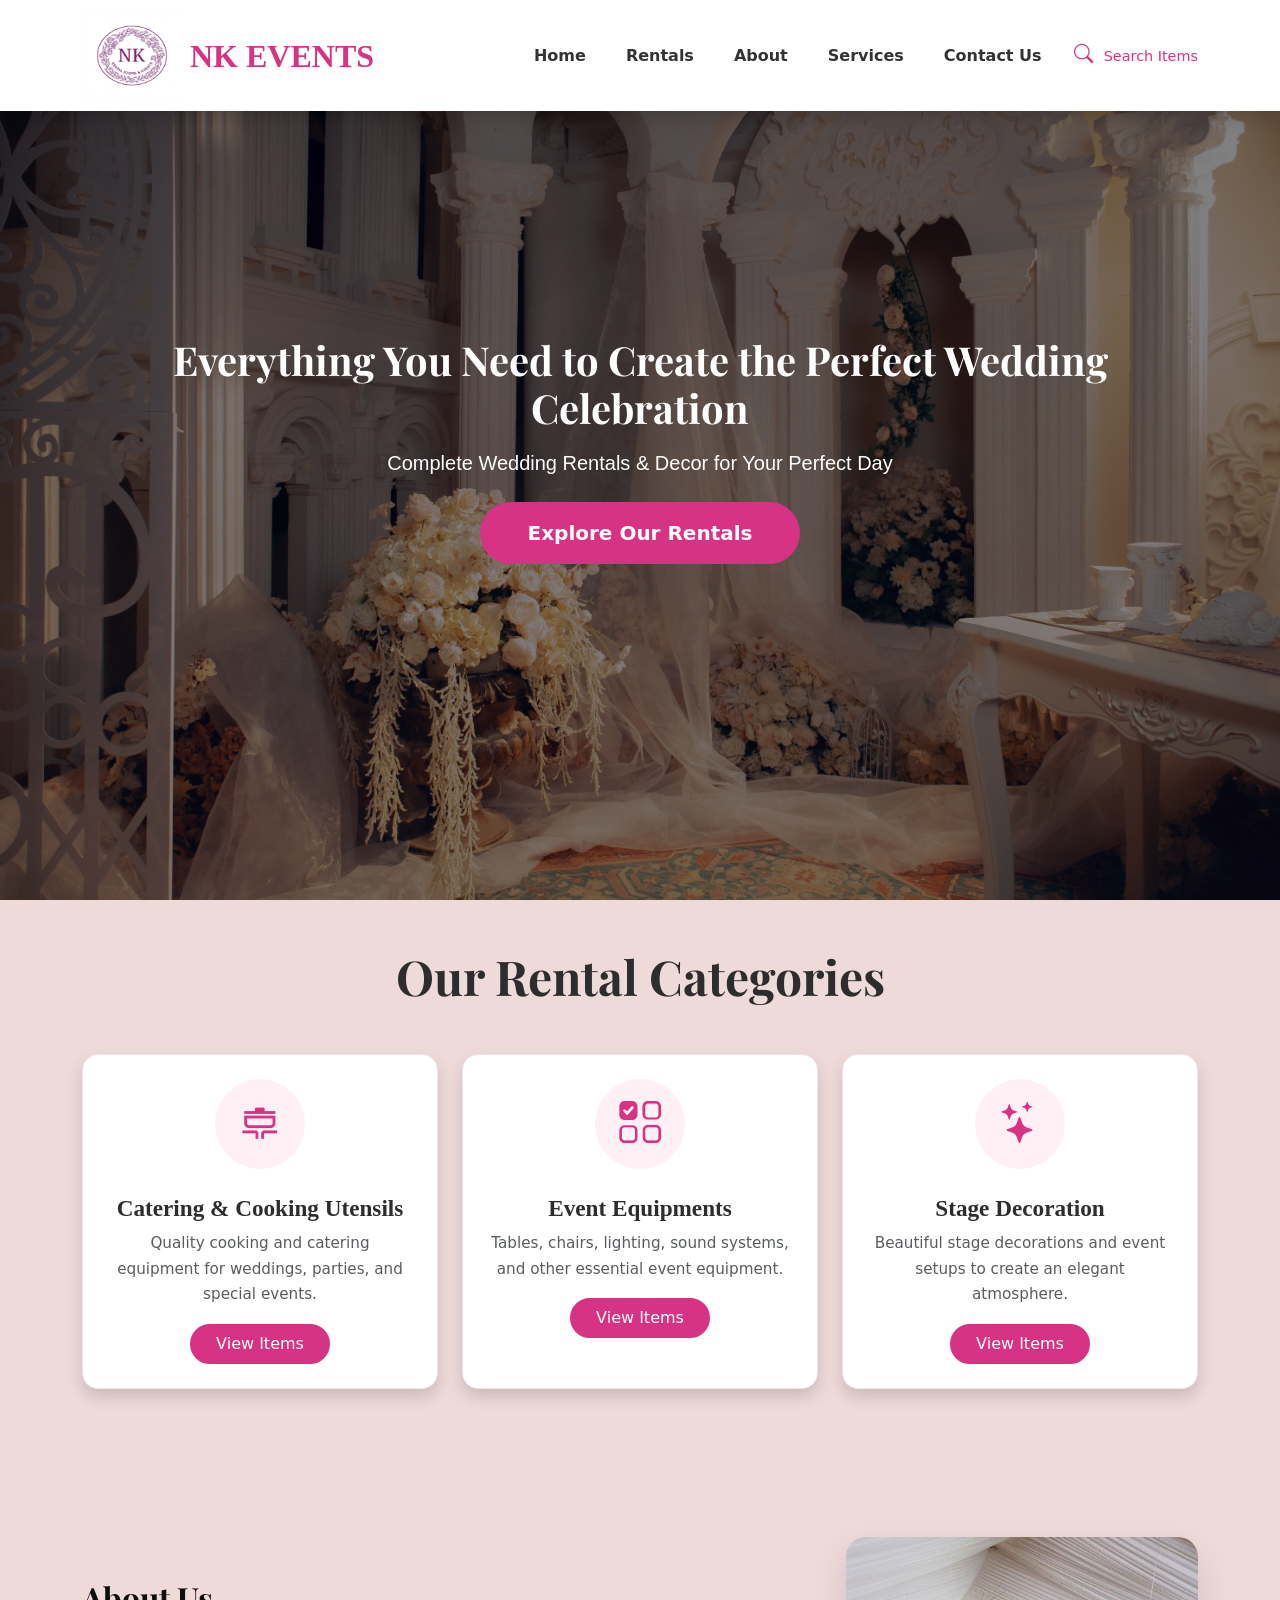
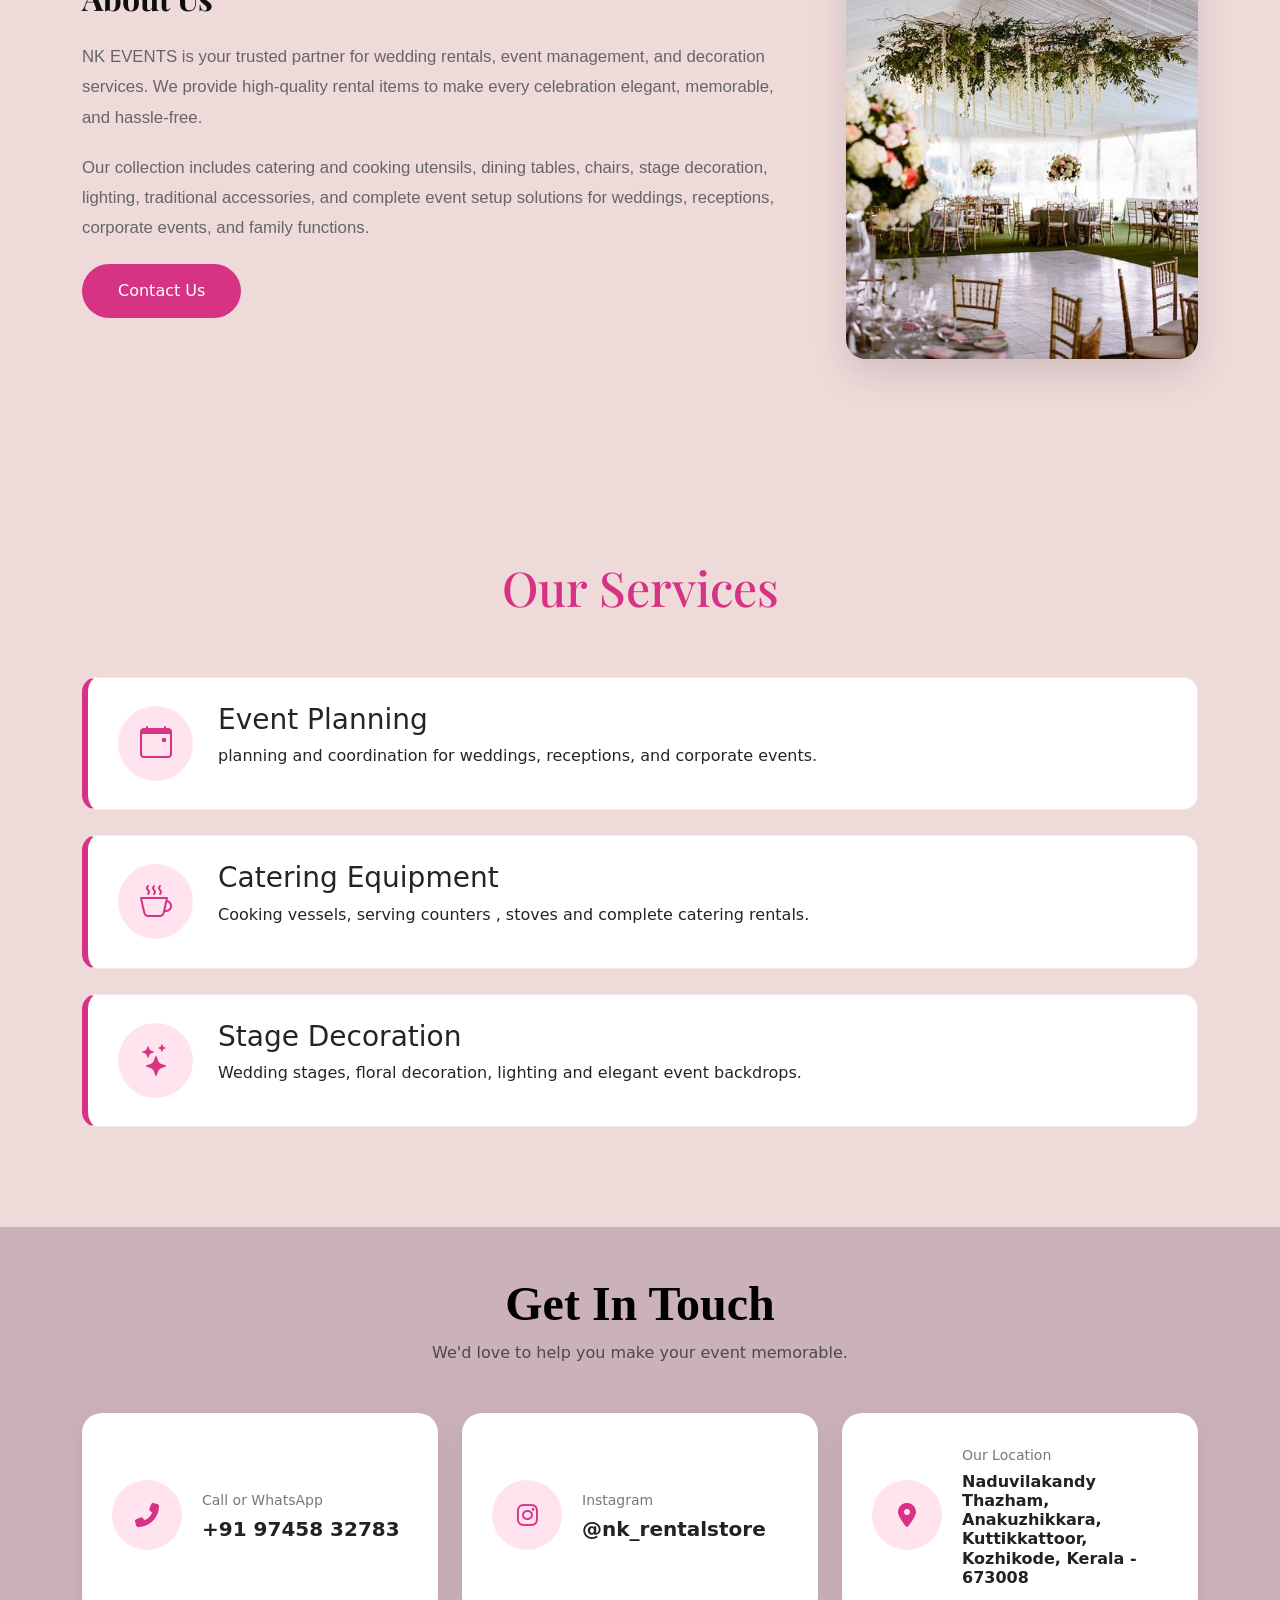
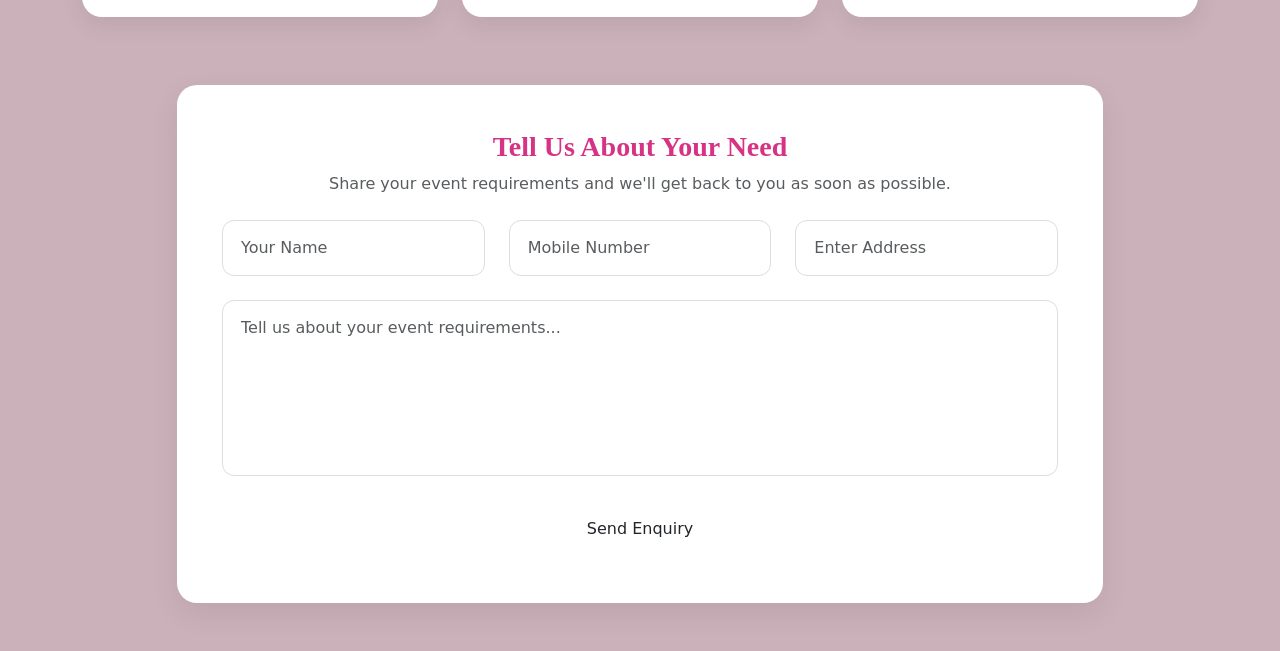
<file: index.html>
<!doctype html>
<html lang="en">

<head>
    <meta charset="utf-8">
    <meta name="viewport" content="width=device-width, initial-scale=1">
    <title>NK EVENTS & RENTAL STORE </title>
    <link rel="stylesheet" href="./style.css">
    <link rel="icon" type="image/png" href="./images/c45618b4-ec97-4ae2-ba9c-d90e400bc851.jpeg">
    <link rel="stylesheet" href="https://cdn.jsdelivr.net/npm/bootstrap-icons@1.11.3/font/bootstrap-icons.min.css">
    <link href="https://cdn.jsdelivr.net/npm/bootstrap@5.3.8/dist/css/bootstrap.min.css" rel="stylesheet"
        integrity="sha384-sRIl4kxILFvY47J16cr9ZwB07vP4J8+LH7qKQnuqkuIAvNWLzeN8tE5YBujZqJLB" crossorigin="anonymous">
    <link href="https://fonts.googleapis.com/css2?family=Playfair+Display:wght@400;500;600;700&display=swap"
        rel="stylesheet">
    <link rel="stylesheet"
        href="https://fonts.googleapis.com/css2?family=Material+Symbols+Outlined:opsz,wght,FILL,GRAD@24,400,0,0&icon_names=cooking" />
    <link rel="stylesheet" href="https://cdnjs.cloudflare.com/ajax/libs/font-awesome/6.7.2/css/all.min.css">
</head>

<body>
    <header>
<nav class="navbar navbar-expand-lg fixed-top bg-white shadow py-2">
    <div class="container">

     <a href="index.html"
   class="navbar-brand d-flex align-items-center text-decoration-none">

    <img src="./images/c45618b4-ec97-4ae2-ba9c-d90e400bc851.jpeg"
         alt="NK Events Logo"
         width="100"
         height="85"
         class="me-2">

    <span class="fs-2 fw-bold" >
        NK EVENTS
    </span>

</a>

        <!-- Mobile Search + Toggle -->
        <div class="d-flex align-items-center gap-2 d-lg-none">

            <a href="products.html" class="search-btn">
                <i class="bi bi-search"></i>
            </a>

            <button class="navbar-toggler" type="button"
                data-bs-toggle="collapse"
                data-bs-target="#navbarMenu">
                <span class="navbar-toggler-icon"></span>
            </button>

        </div>

        <!-- Navigation -->
        <div class="collapse navbar-collapse" id="navbarMenu">

            <ul class="navbar-nav ms-auto align-items-lg-center gap-lg-4">

                <li class="nav-item">
                    <a class="nav-link fw-semibold" href="#home">
                        Home
                    </a>
                </li>

                <li class="nav-item">
                    <a class="nav-link fw-semibold" href="#featuress">
                        Rentals
                    </a>
                </li>

                <li class="nav-item">
                    <a class="nav-link fw-semibold" href="#about">
                        About
                    </a>
                </li>

                <li class="nav-item">
                    <a class="nav-link fw-semibold" href="#serv">
                        Services
                    </a>
                </li>

                <li class="nav-item">
                    <a class="nav-link fw-semibold" href="#contact">
                        Contact Us
                    </a>
                </li>

                <!-- Desktop Search -->
                <li class="nav-item d-none d-lg-block">
                    <a href="products.html" class="search-btn">
                        <i class="bi bi-search"></i>
                        <span>Search Items</span>
                    </a>
                </li>

            </ul>

        </div>

    </div>
</nav>

    </header>



    <section id="home" class="hero min-vh-100 d-flex align-items-center position-relative overflow-hidden">

        <div class="hero-content container text-center text-white position-relative z-2" data-aos="fade-up">

            <h1 class="display-6 fw-bold mb-3 hero-title">
                Everything You Need to Create the Perfect Wedding Celebration
            </h1>

            <p class="lead mb-4 mx-auto hero-text">
                Complete Wedding Rentals & Decor for Your Perfect Day
            </p>

            <a href="#featuress" class="btn btn-lg rounded-pill px-5 py-3 fw-semibold hero-btn">
                Explore Our Rentals
            </a>

        </div>

    </section>


    <section id="featured" class="featured py-5">
        <div class="container" id="featuress">

            <!-- Section Heading -->
            <div class="text-center mb-5" data-aos="fade-up">
                <h2 class="display-4 fw-bold">
                    Our Rental Categories
                </h2>

            </div>

            <!-- Rental Categories -->
            <div class="row g-4">

                <!-- Catering & Cooking -->
                <div class="col-md-6 col-lg-4" data-aos="fade-up">

                    <div class="featured-item bg-white rounded-4 shadow h-100 text-center p-4">

                        <div class="rental-icon mb-4">
                            <span class="material-symbols-outlined">
                                cooking
                            </span>
                        </div>

                        <h3 class="h4 fw-bold">
                            Catering & Cooking Utensils
                        </h3>

                        <p class="text-muted">
                            Quality cooking and catering equipment for weddings,
                            parties, and special events.
                        </p>

                        <a href="products.html?category=catering" class="btn btn-primary rounded-pill px-4">
                            View Items
                        </a>

                    </div>

                </div>


                <!-- Event Equipment -->
                <div class="col-md-6 col-lg-4" data-aos="fade-up" data-aos-delay="100">

                    <div class="featured-item bg-white rounded-4 shadow h-100 text-center p-4">

                        <div class="rental-icon mb-4">
                            <i class="bi bi-ui-checks-grid"></i>
                        </div>

                        <h3 class="h4 fw-bold">
                            Event Equipments
                        </h3>

                        <p class="text-muted">
                            Tables, chairs, lighting, sound systems, and other
                            essential event equipment.
                        </p>

                        <a href="products.html?category=event" class="btn btn-primary rounded-pill px-4">
                            View Items
                        </a>

                    </div>

                </div>


                <!-- Stage Decoration -->
                <div class="col-md-6 col-lg-4" data-aos="fade-up" data-aos-delay="200">

                    <div class="featured-item bg-white rounded-4 shadow h-100 text-center p-4">

                        <div class="rental-icon mb-4">
                            <i class="bi bi-stars"></i>
                        </div>

                        <h3 class="h4 fw-bold">
                            Stage Decoration
                        </h3>

                        <p class="text-muted">
                            Beautiful stage decorations and event setups to create
                            an elegant atmosphere.
                        </p>

                        <a href="products.html?category=stage" class="btn btn-primary rounded-pill px-4">
                            View Items
                        </a>

                    </div>

                </div>

            </div>

        </div>
    </section>
<!-- ---------------------------------------------------------------------------------------------------------- -->
    <!-- About Section -->
    <section id="about" class="about">
        <div class="container">

            <div class="about-content">

                <!-- Text -->
                <div class="about-text" data-aos="fade-right">

                    <h2>About Us</h2>

                    <p>
                        NK EVENTS is your trusted partner for wedding rentals,
                        event management, and decoration services. We provide
                        high-quality rental items to make every celebration
                        elegant, memorable, and hassle-free.
                    </p>

                    <p>
                        Our collection includes catering and cooking utensils,
                        dining tables, chairs, stage decoration, lighting,
                        traditional accessories, and complete event setup
                        solutions for weddings, receptions, corporate events,
                        and family functions.
                    </p>

                    <a href="#contact" class="btn">
                        Contact Us
                    </a>

                </div>

                <!-- Image -->
                <div class="about-image" data-aos="fade-left">

                    <img src="images/about.jpg" alt="NK EVENTS">

                </div>

            </div>

        </div>
    </section>

    <!-- ----------------------------------------------------------------------------------------------------------
  -->

    <section id="services" class="services">

        <div class="container" id="serv">

            <div class="service-heading">
                <h2>Our Services</h2>

            </div>

            <div class="service-list">

                <div class="service-box">
                    <div class="service-icon">
                        <i class="bi bi-calendar-event"></i>
                    </div>

                    <div class="service-content">
                        <h3>Event Planning</h3>
                        <p> planning and coordination for weddings, receptions, and corporate events.</p>
                    </div>

                   
                </div>

                <div class="service-box">
                    <div class="service-icon">
                        <i class="bi bi-cup-hot"></i>
                    </div>

                    <div class="service-content">
                        <h3>Catering Equipment</h3>
                        <p>Cooking vessels, serving counters , stoves and complete catering rentals.</p>
                    </div>

              
                </div>

                <div class="service-box">
                    <div class="service-icon">
                        <i class="bi bi-stars"></i>
                    </div>

                    <div class="service-content">
                        <h3>Stage Decoration</h3>
                        <p>Wedding stages, floral decoration, lighting and elegant event backdrops.</p>
                    </div>

                </div>



            </div>

        </div>

    </section>

    <section id="contact" class="contact py-5">

    <div class="container">

        <!-- Heading -->
        <div class="text-center mb-5">
            <h2 class="display-5 fw-bold">Get In Touch</h2>
            <p class="text-muted">
                We'd love to help you make your event memorable.
            </p>
        </div>

        <div class="row g-4">

            <!-- Phone -->
            <div class="col-lg-4 col-md-6" >
                <a href="tel:+919745832783"
                   class="text-decoration-none text-dark">

                    <div class="contact-box">

                        <div class="icon-circle">
                            <i class="fas fa-phone-alt"></i>
                        </div>

                        <div>
                            <small>Call or WhatsApp</small>
                            <h5>+91 97458 32783</h5>
                        </div>

                    </div>

                </a>
            </div>

            <!-- Email -->
           <!-- Instagram -->
<div class="col-lg-4 col-md-6">
    <a href="https://www.instagram.com/nk_rentalstore?igsh=MWwxNHU3d3JzYXQxNA==" 
       target="_blank"
       class="text-decoration-none text-dark">

        <div class="contact-box">

            <div class="icon-circle">
                <i class="fab fa-instagram"></i>
            </div>

            <div>
                <small>Instagram</small>
                <h5>@nk_rentalstore</h5>
            </div>

        </div>

    </a>
</div>

            <!-- Location -->
            <div class="col-lg-4 col-md-6">
                <a href="https://maps.app.goo.gl/wCy5p74CvJKLDScE8"
                   target="_blank"
                   class="text-decoration-none text-dark">

                    <div class="contact-box">

                        <div class="icon-circle">
                            <i class="fas fa-location-dot"></i>
                        </div>

                        <div>
                            <small> Our Location</small>

                            <h6>
                                Naduvilakandy Thazham,<br>
                                Anakuzhikkara,<br>
                                Kuttikkattoor,<br>
                                Kozhikode, Kerala - 673008
                            </h6>
                        </div>

                    </div>

                </a>
            </div>

        </div>
        <!-- Enquiry Form -->
<div class="row justify-content-center mt-5">

    <div class="col-lg-10">

        <div class="contact-form">

            <div class="text-center mb-4">
                <h3>Tell Us About Your Need</h3>
                <p class="text-muted">
                    Share your event requirements and we'll get back to you as soon as possible.
                </p>
            </div>

            <form id="enquiryForm">

                <div class="row g-4">

                    <div class="col-md-4">
                        <input
                            type="text"
                            class="form-control"
                            placeholder="Your Name"
                            id="name"
                            required>
                    </div>

                    <div class="col-md-4">
                        <input
                            type="tel"
                            class="form-control"
                            id="phone"
                            placeholder="Mobile Number"
                            required>
                    </div>

                    <div class="col-md-4">
                        <input
                            type="text"
                            class="form-control"
                            id="place"
                            placeholder="Enter Address"
                            required>
                    </div>

                    <div class="col-12">
                        <textarea
                            class="form-control"
                            rows="6"
                            id="message"
                            placeholder="Tell us about your event requirements..."
                            required></textarea>
                    </div>

                    <div class="col-12 text-center">
                        <button
                            type="submit"
                            class="btn enquiry-btn  px-5 py-3">
                            Send Enquiry
                        </button>
                    </div>

                </div>

            </form>

        </div>

    </div>

</div>

        <!-- Social Media -->
    

</section>
<script src="./form.js"></script>
<script src="./Products.js"></script>

    <script src="https://cdn.jsdelivr.net/npm/bootstrap@5.3.8/dist/js/bootstrap.bundle.min.js"
        integrity="sha384-FKyoEForCGlyvwx9Hj09JcYn3nv7wiPVlz7YYwJrWVcXK/BmnVDxM+D2scQbITxI"
        crossorigin="anonymous"></script>
        
</body>

</html>
</file>
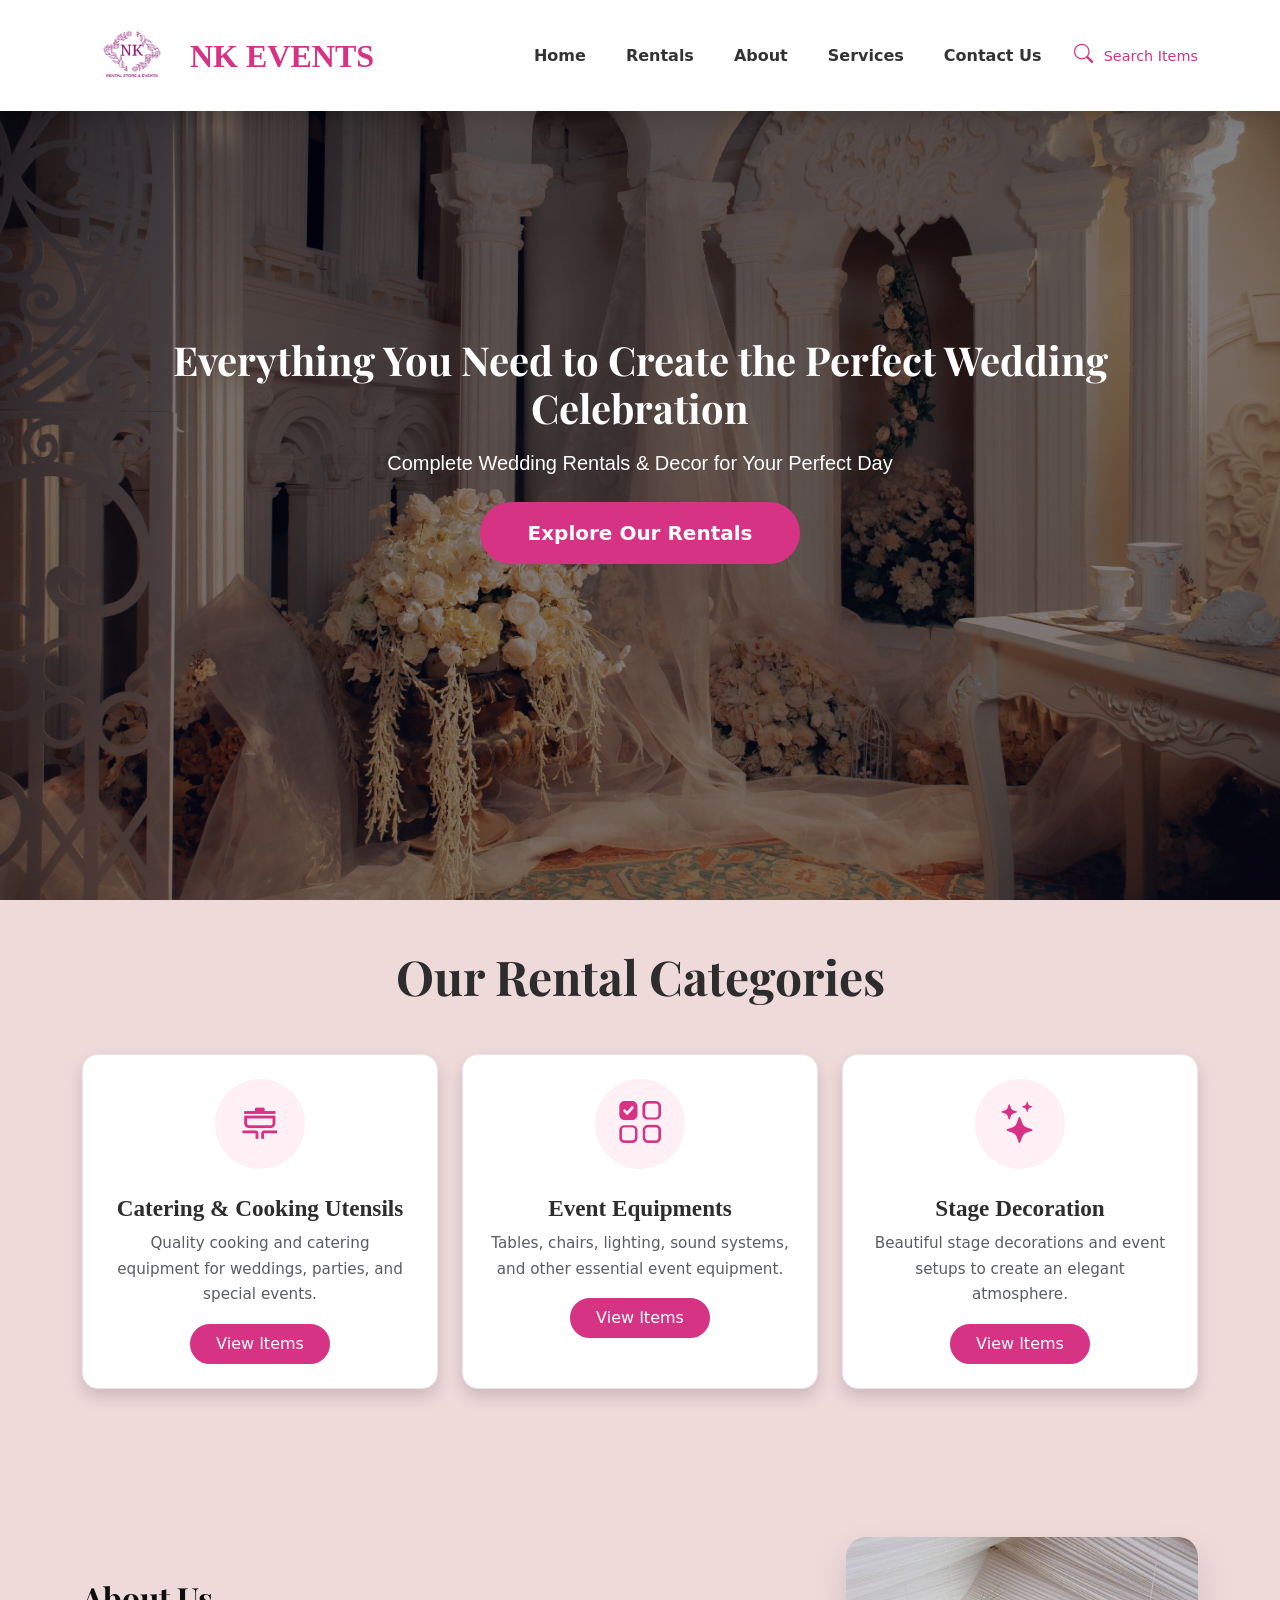
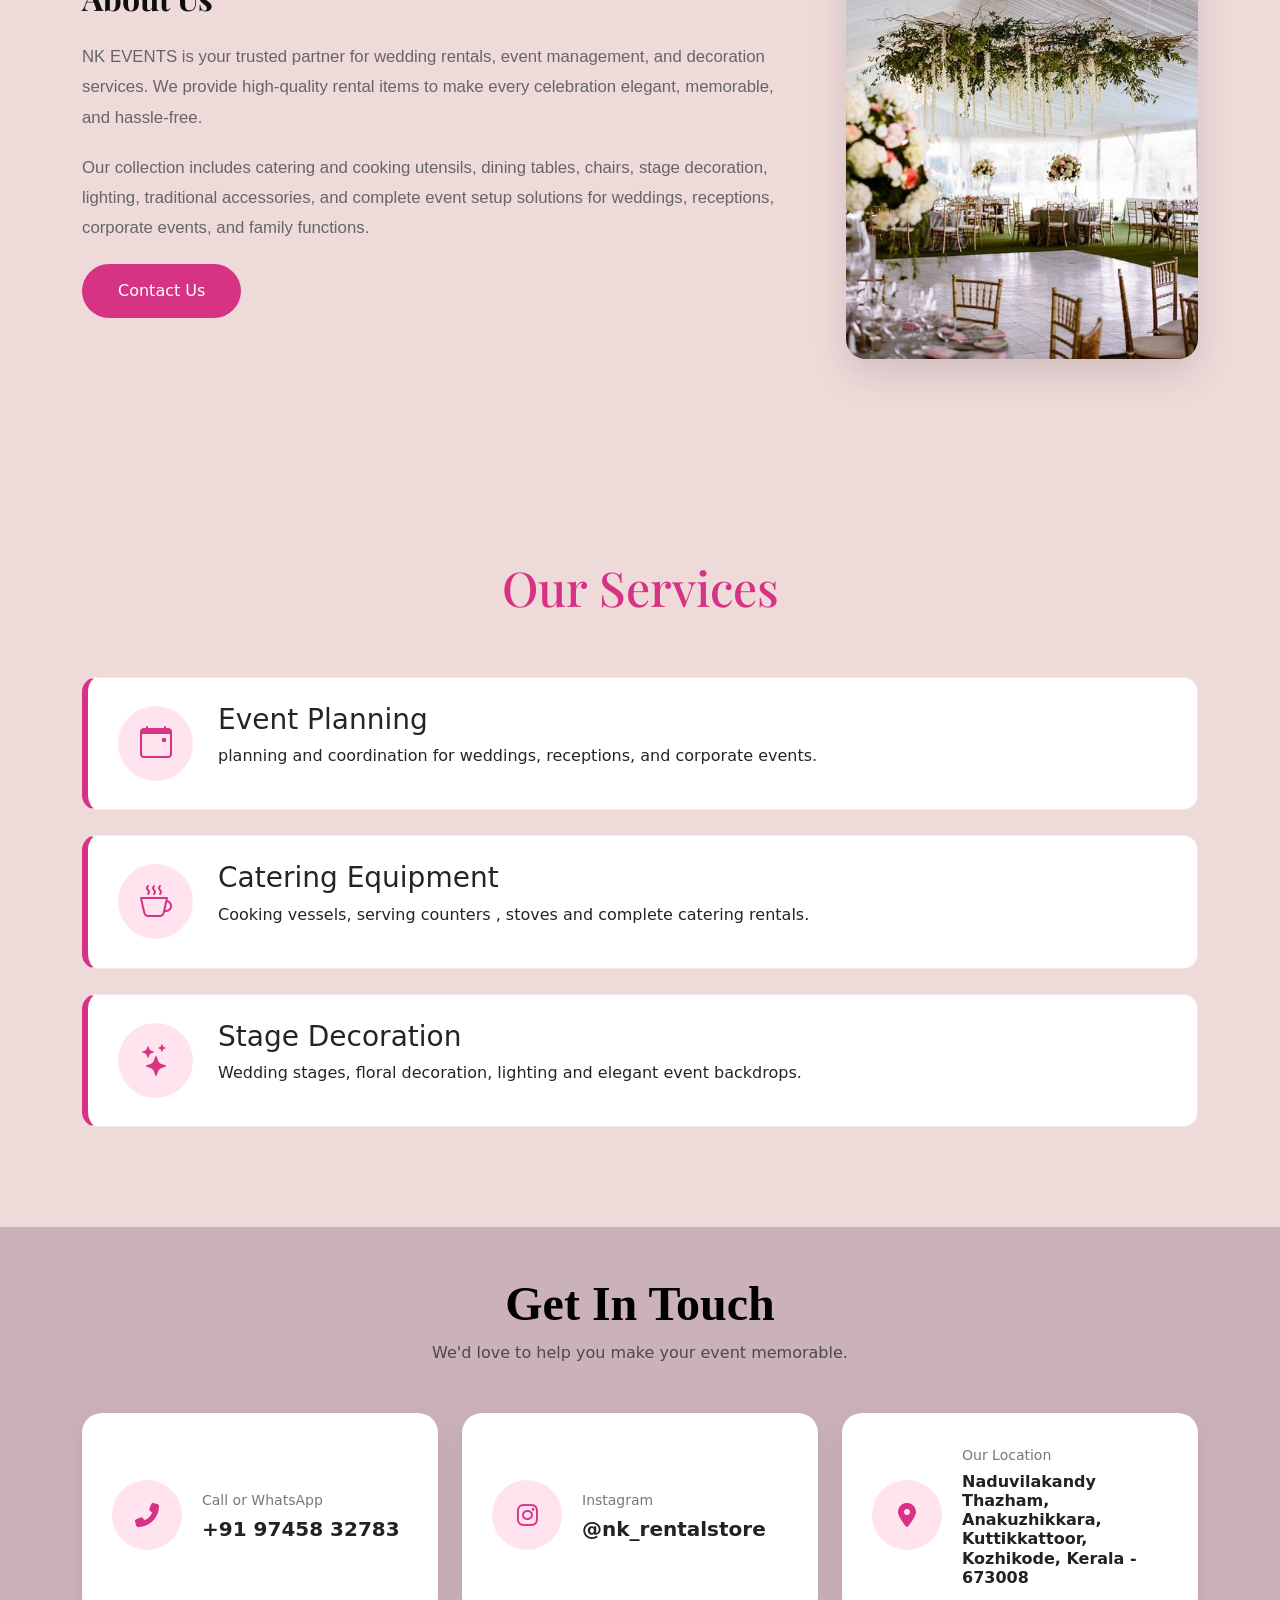
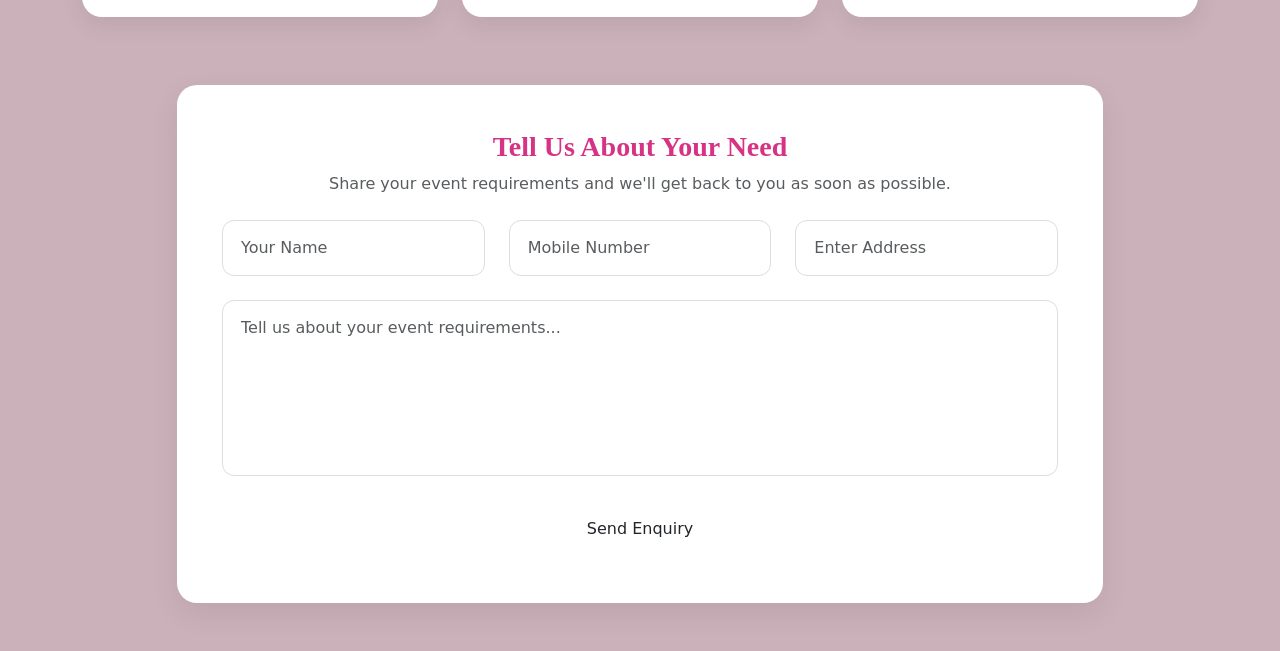
<file: main.html>
<!doctype html>
<html lang="en">

<head>
    <meta charset="utf-8">
    <meta name="viewport" content="width=device-width, initial-scale=1">
    <title>NK EVENTS & RENTAL STORE </title>
    <link rel="stylesheet" href="./style.css">
    <link rel="icon" type="image/png" href="./images/c45618b4-ec97-4ae2-ba9c-d90e400bc851.jpeg">
    <link rel="stylesheet" href="https://cdn.jsdelivr.net/npm/bootstrap-icons@1.11.3/font/bootstrap-icons.min.css">
    <link href="https://cdn.jsdelivr.net/npm/bootstrap@5.3.8/dist/css/bootstrap.min.css" rel="stylesheet"
        integrity="sha384-sRIl4kxILFvY47J16cr9ZwB07vP4J8+LH7qKQnuqkuIAvNWLzeN8tE5YBujZqJLB" crossorigin="anonymous">
    <link href="https://fonts.googleapis.com/css2?family=Playfair+Display:wght@400;500;600;700&display=swap"
        rel="stylesheet">
    <link rel="stylesheet"
        href="https://fonts.googleapis.com/css2?family=Material+Symbols+Outlined:opsz,wght,FILL,GRAD@24,400,0,0&icon_names=cooking" />
    <link rel="stylesheet" href="https://cdnjs.cloudflare.com/ajax/libs/font-awesome/6.7.2/css/all.min.css">
</head>

<body>
    <header>
<nav class="navbar navbar-expand-lg fixed-top bg-white shadow py-2">
    <div class="container">

     <a href="main.html"
   class="navbar-brand d-flex align-items-center text-decoration-none">

    <img src="./images/NK.png"
         alt="NK Events Logo"
         width="100"
         height="85"
         class="me-2">

    <span class="fs-2 fw-bold" >
        NK EVENTS
    </span>

</a>

        <!-- Mobile Search + Toggle -->
        <div class="d-flex align-items-center gap-2 d-lg-none">

            <a href="products.html" class="search-btn">
                <i class="bi bi-search"></i>
            </a>

            <button class="navbar-toggler" type="button"
                data-bs-toggle="collapse"
                data-bs-target="#navbarMenu">
                <span class="navbar-toggler-icon"></span>
            </button>

        </div>

        <!-- Navigation -->
        <div class="collapse navbar-collapse" id="navbarMenu">

            <ul class="navbar-nav ms-auto align-items-lg-center gap-lg-4">

                <li class="nav-item">
                    <a class="nav-link fw-semibold" href="#home">
                        Home
                    </a>
                </li>

                <li class="nav-item">
                    <a class="nav-link fw-semibold" href="#featuress">
                        Rentals
                    </a>
                </li>

                <li class="nav-item">
                    <a class="nav-link fw-semibold" href="#about">
                        About
                    </a>
                </li>

                <li class="nav-item">
                    <a class="nav-link fw-semibold" href="#serv">
                        Services
                    </a>
                </li>

                <li class="nav-item">
                    <a class="nav-link fw-semibold" href="#contact">
                        Contact Us
                    </a>
                </li>

                <!-- Desktop Search -->
                <li class="nav-item d-none d-lg-block">
                    <a href="products.html" class="search-btn">
                        <i class="bi bi-search"></i>
                        <span>Search Items</span>
                    </a>
                </li>

            </ul>

        </div>

    </div>
</nav>

    </header>



    <section id="home" class="hero min-vh-100 d-flex align-items-center position-relative overflow-hidden">

        <div class="hero-content container text-center text-white position-relative z-2" data-aos="fade-up">

            <h1 class="display-6 fw-bold mb-3 hero-title">
                Everything You Need to Create the Perfect Wedding Celebration
            </h1>

            <p class="lead mb-4 mx-auto hero-text">
                Complete Wedding Rentals & Decor for Your Perfect Day
            </p>

            <a href="#featuress" class="btn btn-lg rounded-pill px-5 py-3 fw-semibold hero-btn">
                Explore Our Rentals
            </a>

        </div>

    </section>


    <section id="featured" class="featured py-5">
        <div class="container" id="featuress">

            <!-- Section Heading -->
            <div class="text-center mb-5" data-aos="fade-up">
                <h2 class="display-4 fw-bold">
                    Our Rental Categories
                </h2>

            </div>

            <!-- Rental Categories -->
            <div class="row g-4">

                <!-- Catering & Cooking -->
                <div class="col-md-6 col-lg-4" data-aos="fade-up">

                    <div class="featured-item bg-white rounded-4 shadow h-100 text-center p-4">

                        <div class="rental-icon mb-4">
                            <span class="material-symbols-outlined">
                                cooking
                            </span>
                        </div>

                        <h3 class="h4 fw-bold">
                            Catering & Cooking Utensils
                        </h3>

                        <p class="text-muted">
                            Quality cooking and catering equipment for weddings,
                            parties, and special events.
                        </p>

                        <a href="products.html?category=catering" class="btn btn-primary rounded-pill px-4">
                            View Items
                        </a>

                    </div>

                </div>


                <!-- Event Equipment -->
                <div class="col-md-6 col-lg-4" data-aos="fade-up" data-aos-delay="100">

                    <div class="featured-item bg-white rounded-4 shadow h-100 text-center p-4">

                        <div class="rental-icon mb-4">
                            <i class="bi bi-ui-checks-grid"></i>
                        </div>

                        <h3 class="h4 fw-bold">
                            Event Equipments
                        </h3>

                        <p class="text-muted">
                            Tables, chairs, lighting, sound systems, and other
                            essential event equipment.
                        </p>

                        <a href="products.html?category=event" class="btn btn-primary rounded-pill px-4">
                            View Items
                        </a>

                    </div>

                </div>


                <!-- Stage Decoration -->
                <div class="col-md-6 col-lg-4" data-aos="fade-up" data-aos-delay="200">

                    <div class="featured-item bg-white rounded-4 shadow h-100 text-center p-4">

                        <div class="rental-icon mb-4">
                            <i class="bi bi-stars"></i>
                        </div>

                        <h3 class="h4 fw-bold">
                            Stage Decoration
                        </h3>

                        <p class="text-muted">
                            Beautiful stage decorations and event setups to create
                            an elegant atmosphere.
                        </p>

                        <a href="products.html?category=stage" class="btn btn-primary rounded-pill px-4">
                            View Items
                        </a>

                    </div>

                </div>

            </div>

        </div>
    </section>
<!-- ---------------------------------------------------------------------------------------------------------- -->
    <!-- About Section -->
    <section id="about" class="about">
        <div class="container">

            <div class="about-content">

                <!-- Text -->
                <div class="about-text" data-aos="fade-right">

                    <h2>About Us</h2>

                    <p>
                        NK EVENTS is your trusted partner for wedding rentals,
                        event management, and decoration services. We provide
                        high-quality rental items to make every celebration
                        elegant, memorable, and hassle-free.
                    </p>

                    <p>
                        Our collection includes catering and cooking utensils,
                        dining tables, chairs, stage decoration, lighting,
                        traditional accessories, and complete event setup
                        solutions for weddings, receptions, corporate events,
                        and family functions.
                    </p>

                    <a href="#contact" class="btn">
                        Contact Us
                    </a>

                </div>

                <!-- Image -->
                <div class="about-image" data-aos="fade-left">

                    <img src="images/about.jpg" alt="NK EVENTS">

                </div>

            </div>

        </div>
    </section>

    <!-- ----------------------------------------------------------------------------------------------------------
  -->

    <section id="services" class="services">

        <div class="container" id="serv">

            <div class="service-heading">
                <h2>Our Services</h2>

            </div>

            <div class="service-list">

                <div class="service-box">
                    <div class="service-icon">
                        <i class="bi bi-calendar-event"></i>
                    </div>

                    <div class="service-content">
                        <h3>Event Planning</h3>
                        <p> planning and coordination for weddings, receptions, and corporate events.</p>
                    </div>

                   
                </div>

                <div class="service-box">
                    <div class="service-icon">
                        <i class="bi bi-cup-hot"></i>
                    </div>

                    <div class="service-content">
                        <h3>Catering Equipment</h3>
                        <p>Cooking vessels, serving counters , stoves and complete catering rentals.</p>
                    </div>

              
                </div>

                <div class="service-box">
                    <div class="service-icon">
                        <i class="bi bi-stars"></i>
                    </div>

                    <div class="service-content">
                        <h3>Stage Decoration</h3>
                        <p>Wedding stages, floral decoration, lighting and elegant event backdrops.</p>
                    </div>

                </div>



            </div>

        </div>

    </section>

    <section id="contact" class="contact py-5">

    <div class="container">

        <!-- Heading -->
        <div class="text-center mb-5">
            <h2 class="display-5 fw-bold">Get In Touch</h2>
            <p class="text-muted">
                We'd love to help you make your event memorable.
            </p>
        </div>

        <div class="row g-4">

            <!-- Phone -->
            <div class="col-lg-4 col-md-6" >
                <a href="tel:+919745832783"
                   class="text-decoration-none text-dark">

                    <div class="contact-box">

                        <div class="icon-circle">
                            <i class="fas fa-phone-alt"></i>
                        </div>

                        <div>
                            <small>Call or WhatsApp</small>
                            <h5>+91 97458 32783</h5>
                        </div>

                    </div>

                </a>
            </div>

            <!-- Email -->
           <!-- Instagram -->
<div class="col-lg-4 col-md-6">
    <a href="https://www.instagram.com/nk_rentalstore?igsh=MWwxNHU3d3JzYXQxNA==" 
       target="_blank"
       class="text-decoration-none text-dark">

        <div class="contact-box">

            <div class="icon-circle">
                <i class="fab fa-instagram"></i>
            </div>

            <div>
                <small>Instagram</small>
                <h5>@nk_rentalstore</h5>
            </div>

        </div>

    </a>
</div>

            <!-- Location -->
            <div class="col-lg-4 col-md-6">
                <a href="https://maps.app.goo.gl/wCy5p74CvJKLDScE8"
                   target="_blank"
                   class="text-decoration-none text-dark">

                    <div class="contact-box">

                        <div class="icon-circle">
                            <i class="fas fa-location-dot"></i>
                        </div>

                        <div>
                            <small> Our Location</small>

                            <h6>
                                Naduvilakandy Thazham,<br>
                                Anakuzhikkara,<br>
                                Kuttikkattoor,<br>
                                Kozhikode, Kerala - 673008
                            </h6>
                        </div>

                    </div>

                </a>
            </div>

        </div>
        <!-- Enquiry Form -->
<div class="row justify-content-center mt-5">

    <div class="col-lg-10">

        <div class="contact-form">

            <div class="text-center mb-4">
                <h3>Tell Us About Your Need</h3>
                <p class="text-muted">
                    Share your event requirements and we'll get back to you as soon as possible.
                </p>
            </div>

            <form id="enquiryForm">

                <div class="row g-4">

                    <div class="col-md-4">
                        <input
                            type="text"
                            class="form-control"
                            placeholder="Your Name"
                            id="name"
                            required>
                    </div>

                    <div class="col-md-4">
                        <input
                            type="tel"
                            class="form-control"
                            id="phone"
                            placeholder="Mobile Number"
                            required>
                    </div>

                    <div class="col-md-4">
                        <input
                            type="text"
                            class="form-control"
                            id="place"
                            placeholder="Enter Address"
                            required>
                    </div>

                    <div class="col-12">
                        <textarea
                            class="form-control"
                            rows="6"
                            id="message"
                            placeholder="Tell us about your event requirements..."
                            required></textarea>
                    </div>

                    <div class="col-12 text-center">
                        <button
                            type="submit"
                            class="btn enquiry-btn px-5 py-3">
                            Send Enquiry
                        </button>
                    </div>

                </div>

            </form>

        </div>

    </div>

</div>

        <!-- Social Media -->
    

</section>
<script src="./form.js"></script>
<script src="./Products.js"></script>

    <script src="https://cdn.jsdelivr.net/npm/bootstrap@5.3.8/dist/js/bootstrap.bundle.min.js"
        integrity="sha384-FKyoEForCGlyvwx9Hj09JcYn3nv7wiPVlz7YYwJrWVcXK/BmnVDxM+D2scQbITxI"
        crossorigin="anonymous"></script>
        
</body>

</html>
</file>
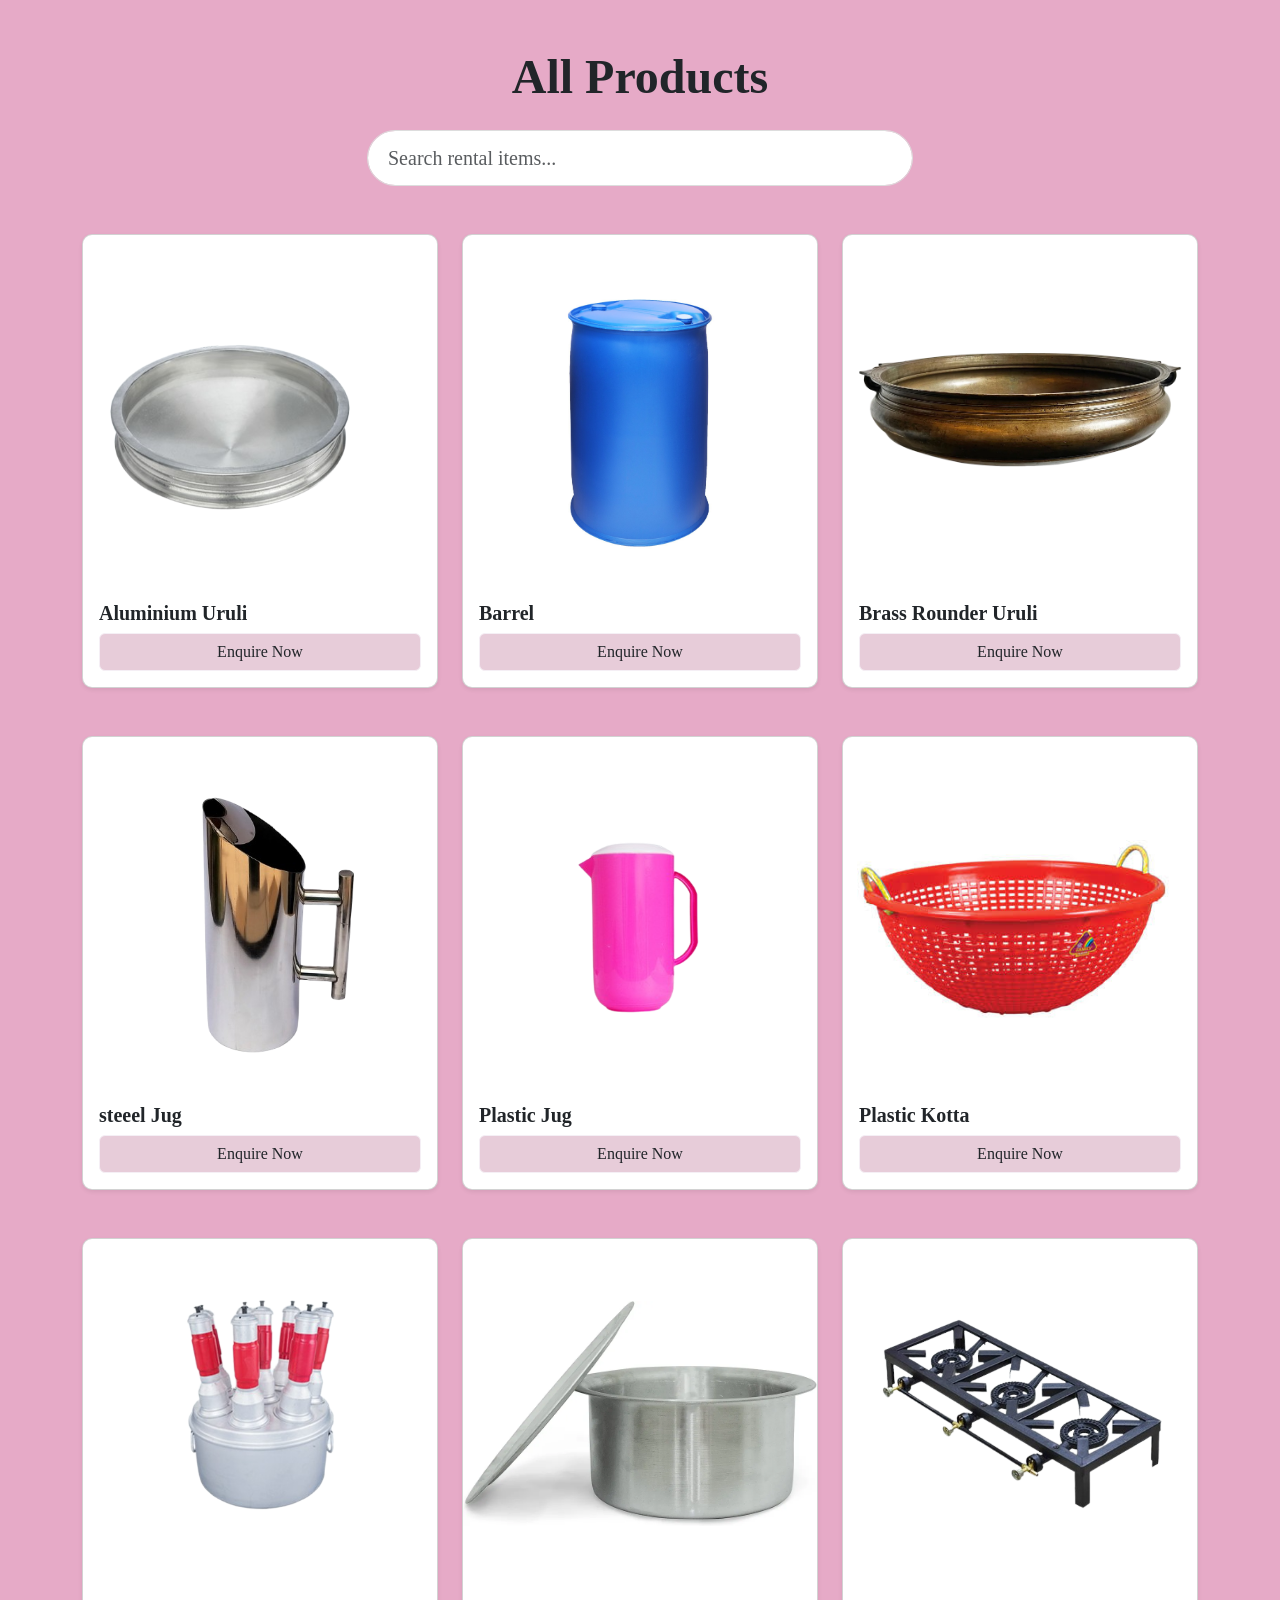
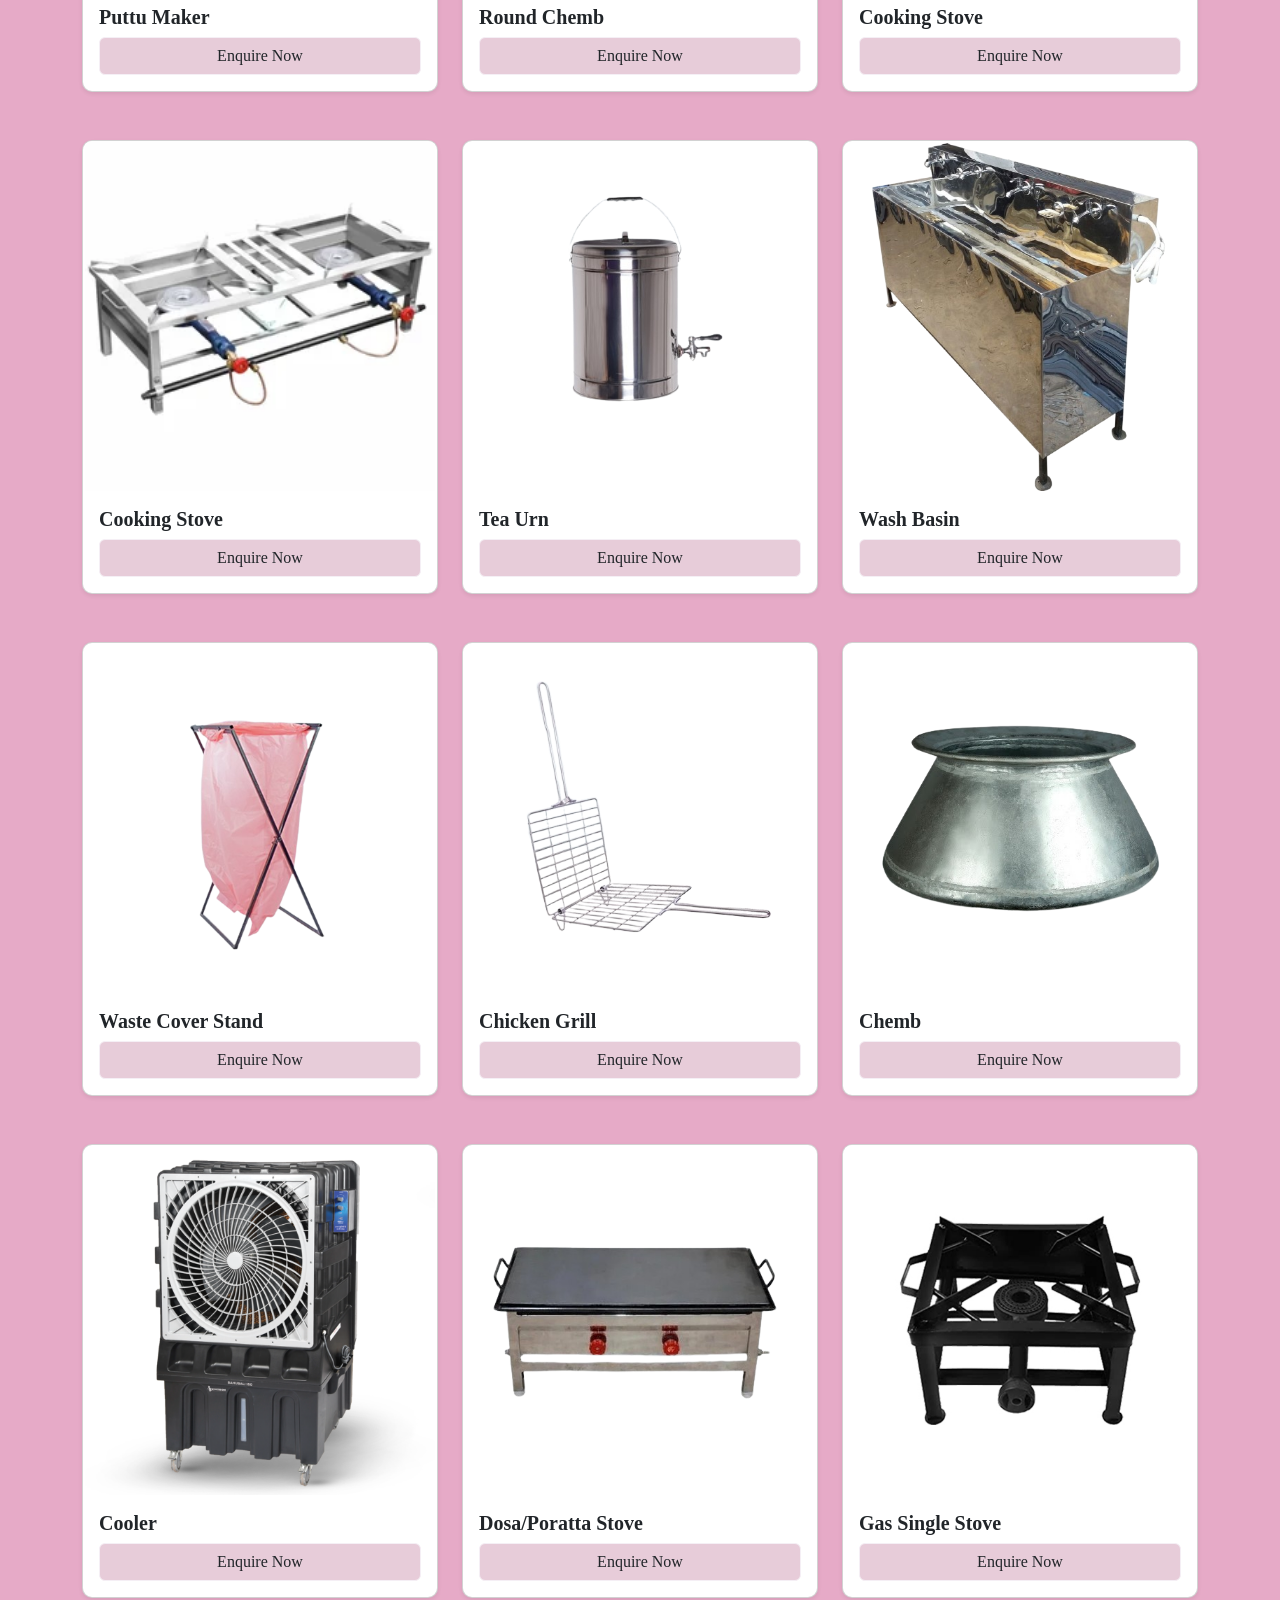
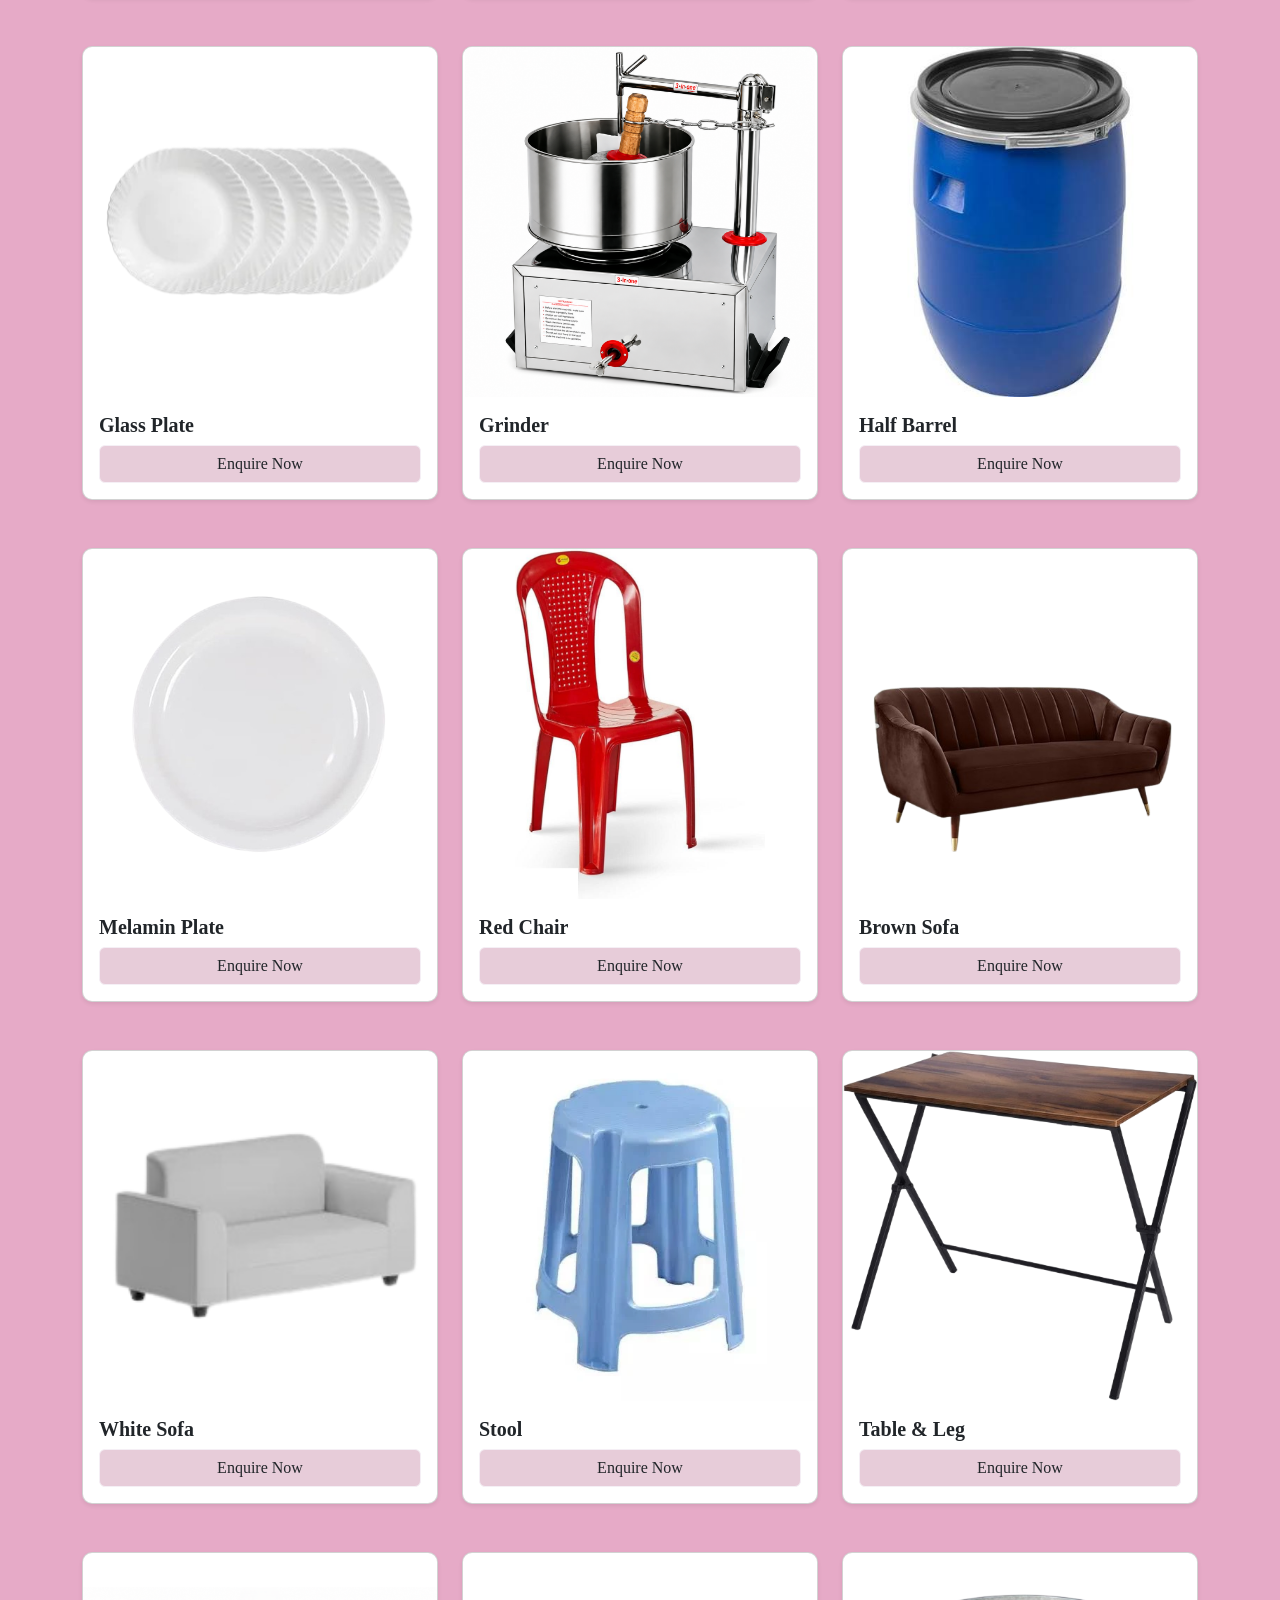
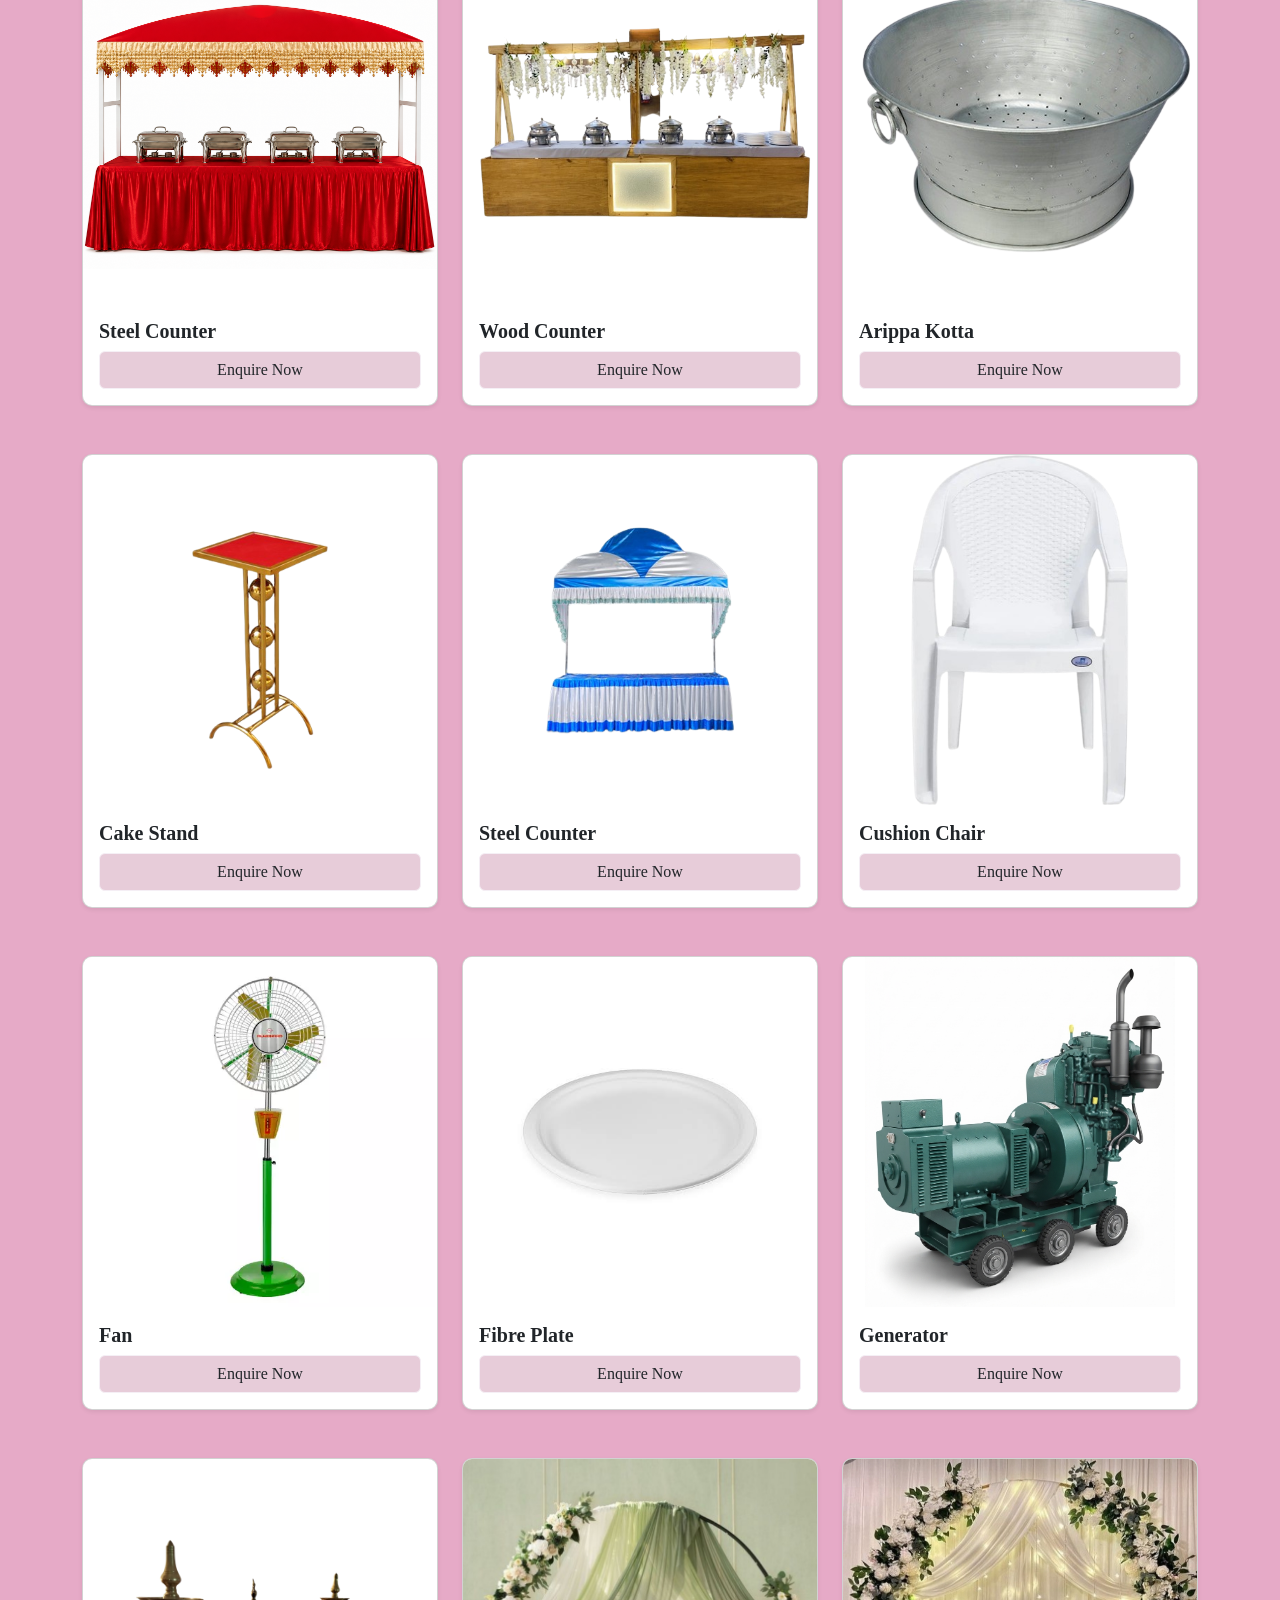
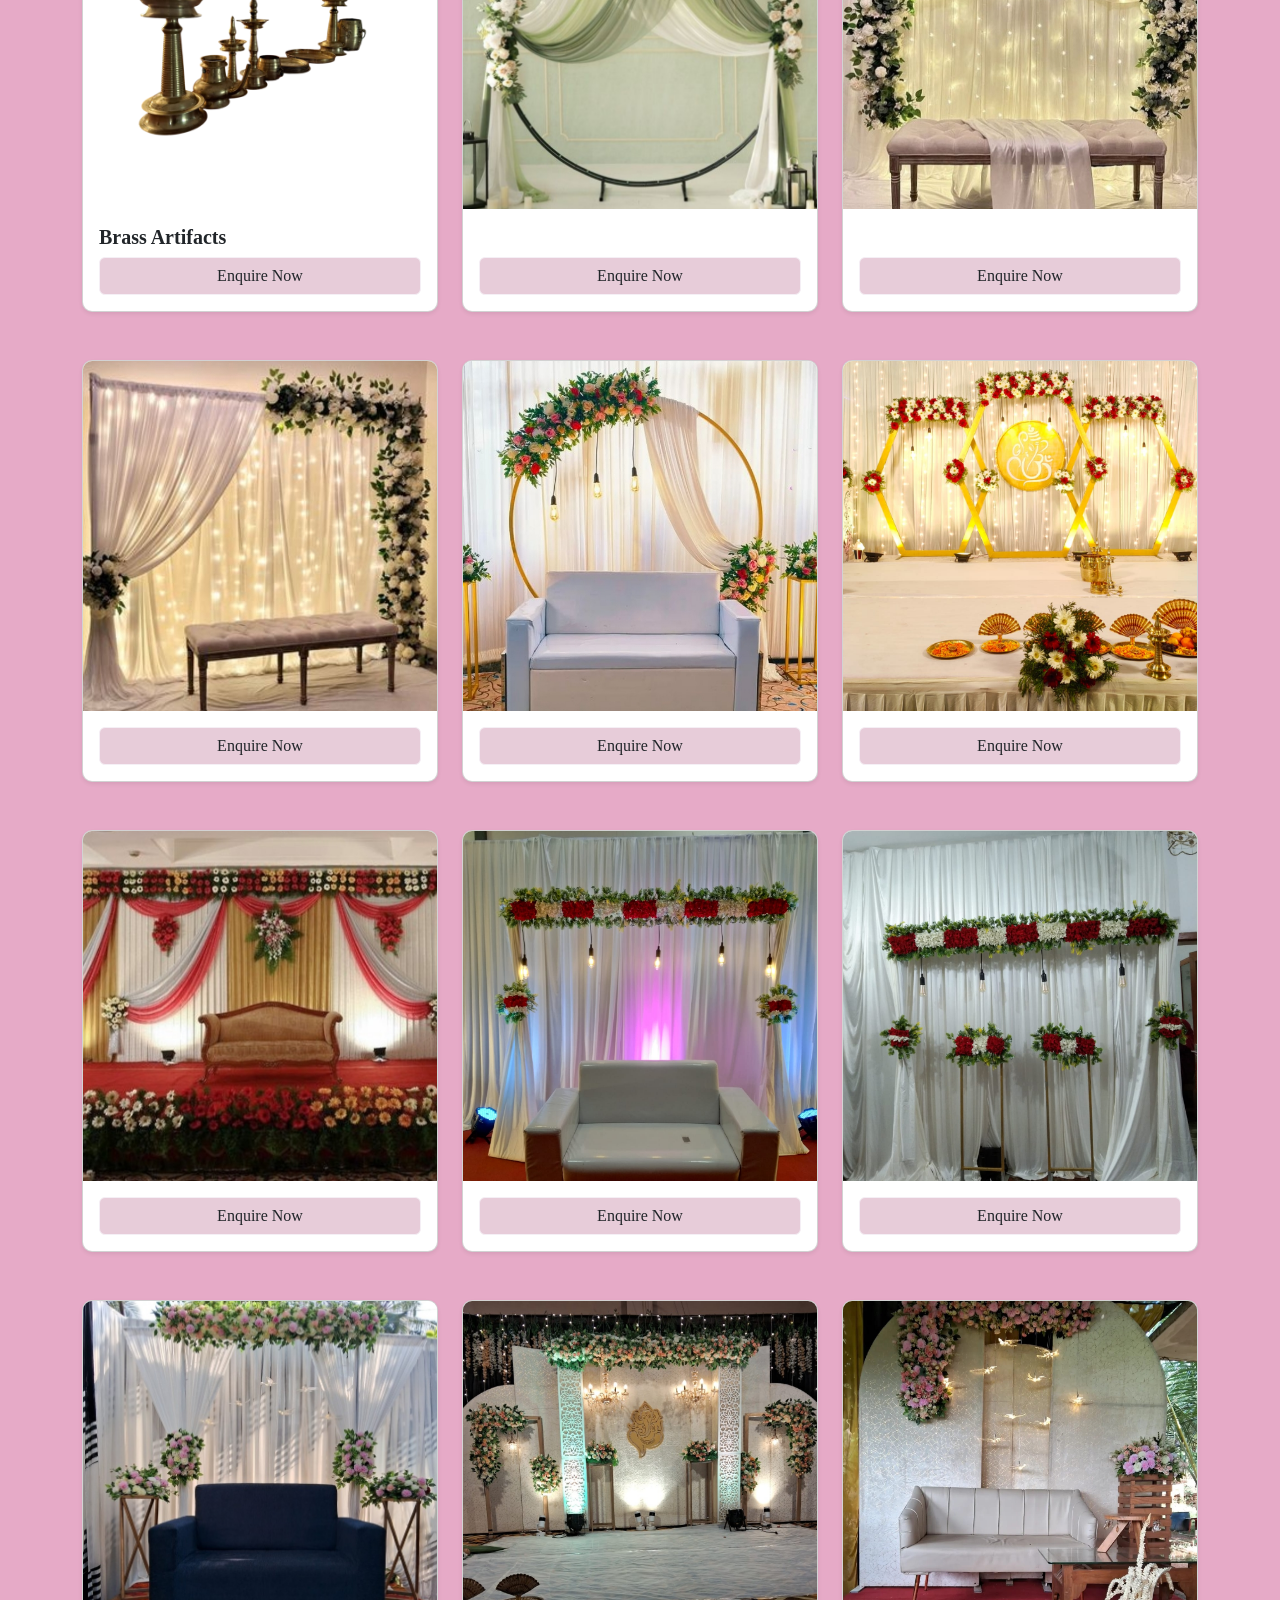
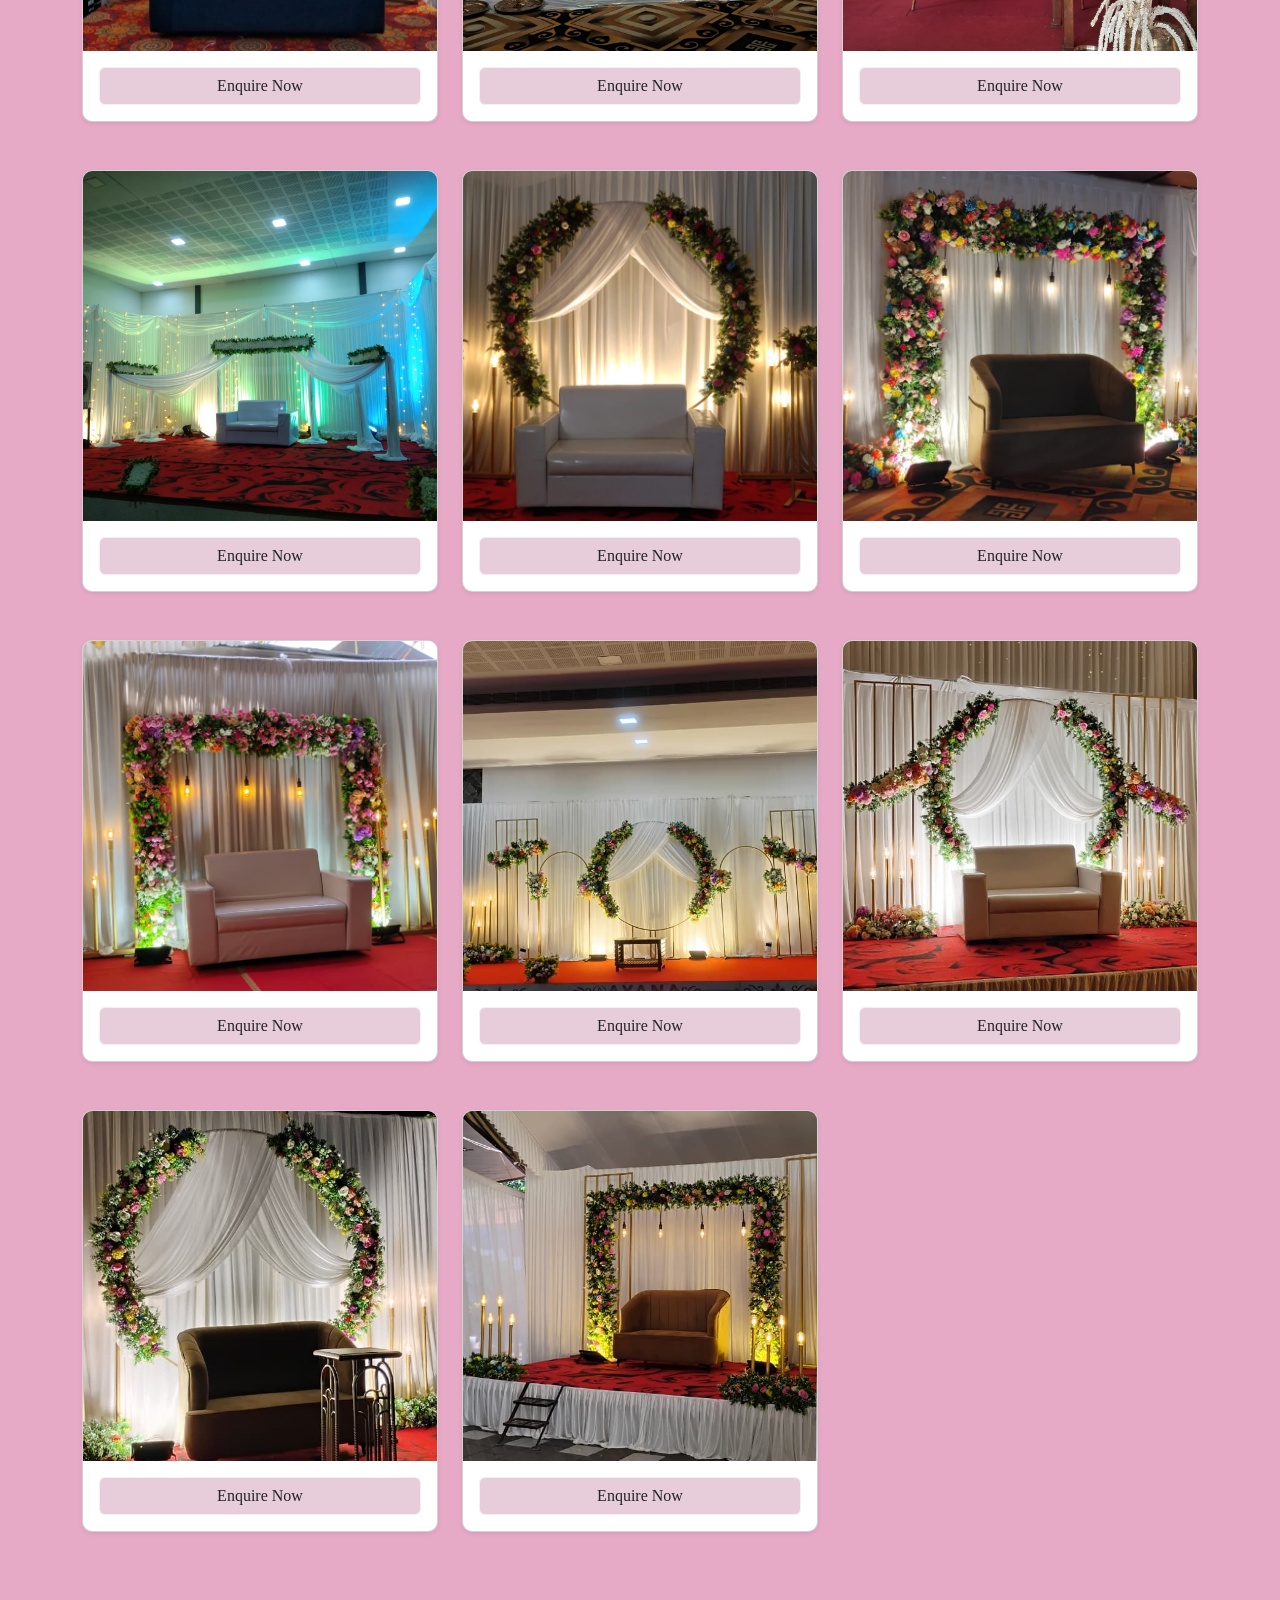
<file: products.html>
<!doctype html>
<html lang="en">

<head>
    <meta charset="utf-8">
    <meta name="viewport" content="width=device-width, initial-scale=1">
    <title>Bootstrap demo</title>
    <link rel="stylesheet" href="./style.css">
    <link rel="stylesheet" href="https://cdn.jsdelivr.net/npm/bootstrap-icons@1.11.3/font/bootstrap-icons.min.css">
    <link href="https://cdn.jsdelivr.net/npm/bootstrap@5.3.8/dist/css/bootstrap.min.css" rel="stylesheet"
        integrity="sha384-sRIl4kxILFvY47J16cr9ZwB07vP4J8+LH7qKQnuqkuIAvNWLzeN8tE5YBujZqJLB" crossorigin="anonymous">
    <link href="https://fonts.googleapis.com/css2?family=Playfair+Display:wght@400;500;600;700&display=swap"
        rel="stylesheet">
    <link rel="stylesheet"
    href="https://fonts.googleapis.com/css2?family=Material+Symbols+Outlined:opsz,wght,FILL,GRAD@24,400,0,0&icon_names=cooking" />
 <link rel="stylesheet" href="./product.css">
</head>


<body>

    <!-- Products Section -->
   <!-- Products Section -->
<section class="py-5" id="product">

    <div class="container">

        <!-- Heading -->
        <div class="text-center mb-4">
            <h1 id="categoryTitle" class="display-5 fw-bold">
                Rental Items
            </h1>
        </div>

        <!-- Search -->
        <div class="row justify-content-center mb-5">
            <div class="col-md-6">
                <input
                    type="search"
                    id="searchInput"
                    class="form-control form-control-lg"
                    placeholder="Search rental items..."
                >
            </div>
        </div>

        <!-- Products -->
        <div id="productContainer" class="row g-4">
            <!-- Products will be inserted here -->
        </div>

        <!-- No Products -->
        <div id="noProducts" class="text-center d-none">
            <i class="bi bi-box-seam display-1 text-muted"></i>

            <h3 class="mt-3">
                No products found
            </h3>

            <p class="text-muted">
                No rental items are available in this category.
            </p>
        </div>

    </div>

</section>



 <script src="./Products.js"></script>
    <script src="https://cdn.jsdelivr.net/npm/bootstrap@5.3.8/dist/js/bootstrap.bundle.min.js"
        integrity="sha384-FKyoEForCGlyvwx9Hj09JcYn3nv7wiPVlz7YYwJrWVcXK/BmnVDxM+D2scQbITxI"
        crossorigin="anonymous"></script>
       
</body>

</html>
</file>
<file: style.css>
/* Google Font */
@import url('https://fonts.googleapis.com/css2?family=Playfair+Display:wght@700&display=swap');



/* Navbar */
.navbar {
    background-color: rgba(255, 255, 255, 0.95) !important;
    box-shadow: 0 2px 10px rgba(0, 0, 0, 0.1);
}

/* Logo */
.navbar-brand {
      
font-family: "Lora", serif;
    color: #d63384 !important;
}



/* Navigation links */
.nav-link {
    color: #333 !important;
    position: relative;
    transition: color 0.3s ease;
}
.search-btn {
    color: #d63384;
    font-size: 1.2rem;
    text-decoration: none;
}

.search-btn span {
    display: inline;
    font-size: 0.9rem;
    margin-left: 5px;
}

@media (max-width: 991px) {
    .search-btn {
        font-size: 1.2rem;
    }

    .search-btn span {
        display: none;
    }
}

/* Mobile */


/* Hover color */
.nav-link:hover {
    color: #d63384 !important;
}

/* Underline */
.nav-link::after {
    content: "";
    position: absolute;
    width: 0;
    height: 2px;
    left: 0;
    bottom: 0;
    background-color: #d63384;
    transition: width 0.3s ease;
}

/* Hover underline */
.nav-link:hover::after {
    width: 100%;
}

/* Mobile toggle */
.navbar-toggler {
    border: none;
}

.navbar-toggler:focus {
    box-shadow: none;
}
.navbar-toggler {
        padding: 2px 4px;
    }   

/* --------------------------------------------------------------------------------- */



/* Hero section */
.hero {
    background:
        linear-gradient(rgba(0, 0, 0, 0.5),
            rgba(13, 11, 11, 0.5)),
        url('./images/pexels-834935256-20043048\ \(1\).webp') center center / cover no-repeat;
}

/* Hero content */
.hero-content {
    max-width: 800px;
}

/* Paragraph */
.hero p {
    max-width: 700px;
}

/* Button */
.hero .btn {
    background-color: #d63384;
    color: #fff;
    border: none;
    position: relative;
    overflow: hidden;
    transition: all 0.3s ease;
}


/* Button hover */
.hero .btn:hover {
    background-color: #d63384;
    color: #fff;
    transform: translateY(-3px);
    box-shadow: 0 5px 15px rgba(0, 0, 0, 0.2);
}

/* Heading font */
.hero-title {
    font-family: 'Playfair Display', serif;
}

/* Paragraph and button font */
.hero-text,
.hero-btn {
    font-family: Arial, sans-serif;
}



/* ========================================
   OUR RENTAL ITEMS
======================================== */

.featured {
    padding: 100px 0;
    background: #efdada;
}

/* Section Heading */
.featured h2 {
    font-family: 'Playfair Display', serif;
    font-size: 3rem;
    font-weight: 700;
    color: #2d2d2d;
    margin-bottom: 15px;
}

.featured > .container > .text-center p {
    font-size: 1.05rem;
    color: #777;
}


/* ========================================
   RENTAL CARD
======================================== */

.featured-item {
    background:#efdada;
    border: 1px solid #f1e5eb;
    border-radius: 20px;
    overflow: hidden;

    transition:
        transform 0.35s ease,
        box-shadow 0.35s ease,
        border-color 0.35s ease;
}


/* Card Hover */
.featured-item:hover {
    transform: translateY(-10px);
    border-color: #1f0b13;
    box-shadow: 0 15px 35px rgba(0, 0, 0, 0.12) !important;
}


/* ========================================
   RENTAL ICON
======================================== */

.rental-icon {
    width: 90px;
    height: 90px;

    margin: 0 auto;

    display: flex;
    align-items: center;
    justify-content: center;

    background: #fff0f6;
    border-radius: 50%;

    transition:
        background 0.35s ease,
        transform 0.35s ease;
}

.rental-icon i {
    font-size: 2.6rem;
    color: #d63384;

    transition: color 0.35s ease;
}
.rental-icon span {
    font-size: 2.6rem;
    color: #d63384;

    transition: color 0.35s ease;
}


/* Icon Hover */
.featured-item:hover .rental-icon {
    background: #d63384;
    transform: scale(1.1);
}

.featured-item:hover .rental-icon i {
    color: #fff;
}
.featured-item:hover .rental-icon span {
    color: #fff;
}


/* ========================================
   CARD CONTENT
======================================== */

.featured-item h3 {
    font-family: 'Alegreya', serif;
    font-size: 1.45rem;
    font-weight: 700;
    color: #2d2d2d;
    line-height: 1.3;
}

.featured-item p {
    color: #777;
    font-size: 0.95rem;
    line-height: 1.7;
}


/* ========================================
   BUTTON
======================================== */

.featured-item .btn {
    background: #d63384;
    border: 2px solid #d63384;
    color: #fff;

    transition:
        background 0.3s ease,
        border-color 0.3s ease,
        transform 0.3s ease,
        box-shadow 0.3s ease;
}

.featured-item .btn:hover {
    background: #b82b70;
    border-color: #b82b70;
    color: #fff;

    transform: translateY(-2px);

    box-shadow: 0 6px 15px rgba(214, 51, 132, 0.25);
}


/* ========================================
   RESPONSIVE
======================================== */

@media (max-width: 768px) {

    .featured {
        padding: 70px 0;
    }

    .featured h2 {
        font-size: 2.3rem;
    }

    .rental-icon {
        width: 80px;
        height: 80px;
    }

    .rental-icon i {
        font-size: 2.3rem;
    }
}


@media (max-width: 576px) {

    .featured {
        padding: 60px 0;
    }

    .featured h2 {
        font-size: 2rem;
    }

    .featured-item h3 {
        font-size: 1.3rem;
    }
}


/* -------------------------------------------------------------------------------*/


/* About Section */

.about{
    padding:100px 0;
    background:#efdada;
}

.about-content{
    display:flex;
    align-items:center;
    justify-content:space-between;
    gap:60px;
}

.about-text{
    flex:2;
}

.about-text h2{
     font-family: 'Playfair Display', serif;
    font-size:2rem;
    color:#0e0e0e;
    margin-bottom:25px;
    font-weight:700;
    position:relative;
}



.about-text p{
    font-family: 'Poppins', sans-serif;
    color:#666;
    line-height:1.8;
    margin-bottom:20px;
    font-size:1.05rem;
}

.about-text .btn{
    display:inline-block;
    padding:14px 35px;
    background:#d63384;
    color:#fff;
    text-decoration:none;
    border-radius:50px;
    transition:.3s;
}

.about-text .btn:hover{
    background:#b82870;
    transform:translateY(-4px);
    box-shadow:0 12px 25px rgba(214,51,132,.25);
}

.about-image{
    flex:1;
    text-align:center;
}

.about-image img{
    width:100%;
    max-width:550px;
    border-radius:20px;
    box-shadow:0 15px 35px rgba(0,0,0,.12);
    transition:.4s;
}

.about-image img:hover{
    transform:scale(1.04);
}

/* Responsive */

@media(max-width:992px){

    .about-content{
        flex-direction:column-reverse;
        text-align:center;
    }

    .about-text h2::after{
        margin:12px auto;
    }
      .about-image{
        display: none;
    }

}

@media(max-width:576px){

    .about{
        padding:70px 0;
    }

    .about-text h2{
        font-size:2.2rem;
    }
      .about-image{
        display: none;
    }

    .about-text p{
        font-size:1rem;
    }

    .about-image img{
        max-width:100%;
    }

}
/* -------------------------------------------------------------------------------------------------------- */

.services{
    padding:100px 0;
    background:#efdada;
}

.service-heading{
    text-align:center;
    margin-bottom:60px;
}

.service-heading h2{
     font-family: 'Playfair Display', serif;
    font-size:3rem;
    color:#d63384;
    margin-bottom:10px;
}



.service-list{
    display:flex;
    flex-direction:column;
    gap:25px;
}

.service-box{
    display:flex;
    align-items:center;
    gap:25px;
    background:#fff;
    border:1px solid #eee;
    border-left:6px solid #d63384;
    padding:25px 30px;
    border-radius:15px;
    transition:.3s;
}

.service-box:hover{
    transform:translateX(10px);
    box-shadow:0 12px 30px rgba(0,0,0,.08);
}

.service-icon{
    width:75px;
    height:75px;
    background:#ffe4ef;
    color:#d63384;
    border-radius:50%;
    display:flex;
    justify-content:center;
    align-items:center;
    font-size:2rem;
    flex-shrink:0;
}



@media(max-width:768px){

    .service-box{
        flex-direction:column;
        text-align:center;
    }

    .service-arrow{
        display:none;
    }

}

/* ------------------------------------------------------------------------------------------------------- */

/*=========================
        CONTACT
==========================*/

.contact{
    padding:100px 0;
    background:#cbb1ba;
}

.contact h2{
    color:#000;
        font-family: 'Alegreya', serif;
}
#contact {
    scroll-margin-top: 80px;
}

.contact-box{
    display:flex;
    align-items:center;
    gap:20px;
    padding:30px;
    background:#fff;
    border-radius:20px;
    box-shadow:0 8px 25px rgba(0,0,0,.08);
    transition:.35s;
    height:100%;
}

.contact-box:hover{
    transform:translateY(-8px);
    box-shadow:0 18px 35px rgba(214,51,132,.18);
}

.icon-circle{
    width:70px;
    height:70px;
    border-radius:50%;
    background:#ffe3ef;
    color:#d63384;
    display:flex;
    justify-content:center;
    align-items:center;
    font-size:1.5rem;
    flex-shrink:0;
    transition:.3s;
}

.contact-box:hover .icon-circle{
    background:#d63384;
    color:#fff;
}

.contact-box small{
    color:#777;
}

.contact-box h5,
.contact-box h6
{
    margin:5px 0 0;
    color:#222;
    font-weight:600;
}
/* Contact Form */
.contact-form{
    margin-top:20px;
    background:#fff;
    padding:45px;
    border-radius:20px;
    box-shadow:0 10px 30px rgba(0,0,0,.08);
}

.contact-form h3{
    font-family:'Alegreya',serif;
    color:#d63384;
    font-weight:700;
}

.contact-form .form-control{
    padding:15px 18px;
    border:1px solid #ddd;
    border-radius:12px;
    box-shadow:none;
    transition:.3s;
}

.contact-form .form-control:focus{
    border-color:#d63384;
    box-shadow:0 0 0 .2rem rgba(214,51,132,.15);
}

.contact-form textarea{
    resize:none;
    min-height:180px;
}

.enquiry-btn{
   background-color: #d63384;
    color:#fff;
    border:none;
    border-radius:50px;
    font-weight:600;
    transition:.3s;
}

.enquiry-btn:hover{
    background:#b82b70;
    color:#fff;
    transform:translateY(-3px);
    box-shadow:0 10px 20px rgba(214,51,132,.25);
}

@media(max-width:768px){

    .contact-form{
        padding:30px 20px;
    }

    .contact-form h3{
        font-size:2rem;
    }

}
</file>
<file: product.css>
body {
    font-family: 'Alegreya', serif;
}

#product {
    background-color: rgb(230, 170, 199);
}

.product-card {
    border-radius: 10px;
    overflow: hidden;
    transition: 0.3s ease;
}

.product-card:hover {
    transform: translateY(-8px);
    box-shadow: 0 15px 30px rgba(0, 0, 0, 0.15) !important;
}

.product-image {
    width: 100%;
    height: 350px;
    display: block;
}

.stage-image {
    object-fit: cover;
}

.normal-image {
    object-fit: contain;
}
.product-card .btn {
    background-color: #e7ccd9;
    border-color: #f5eff5;
}

.product-card .btn:hover {
    background-color: #b82b70;
    border-color: #b82b70;
}
#searchInput {
    border-radius: 30px;
    padding: 12px 20px;
    border: 1px solid #ddd;
}

#searchInput:focus {
    border-color: #d63384;
    box-shadow: 0 0 0 0.2rem rgba(214, 51, 132, 0.15);
}
</file>
